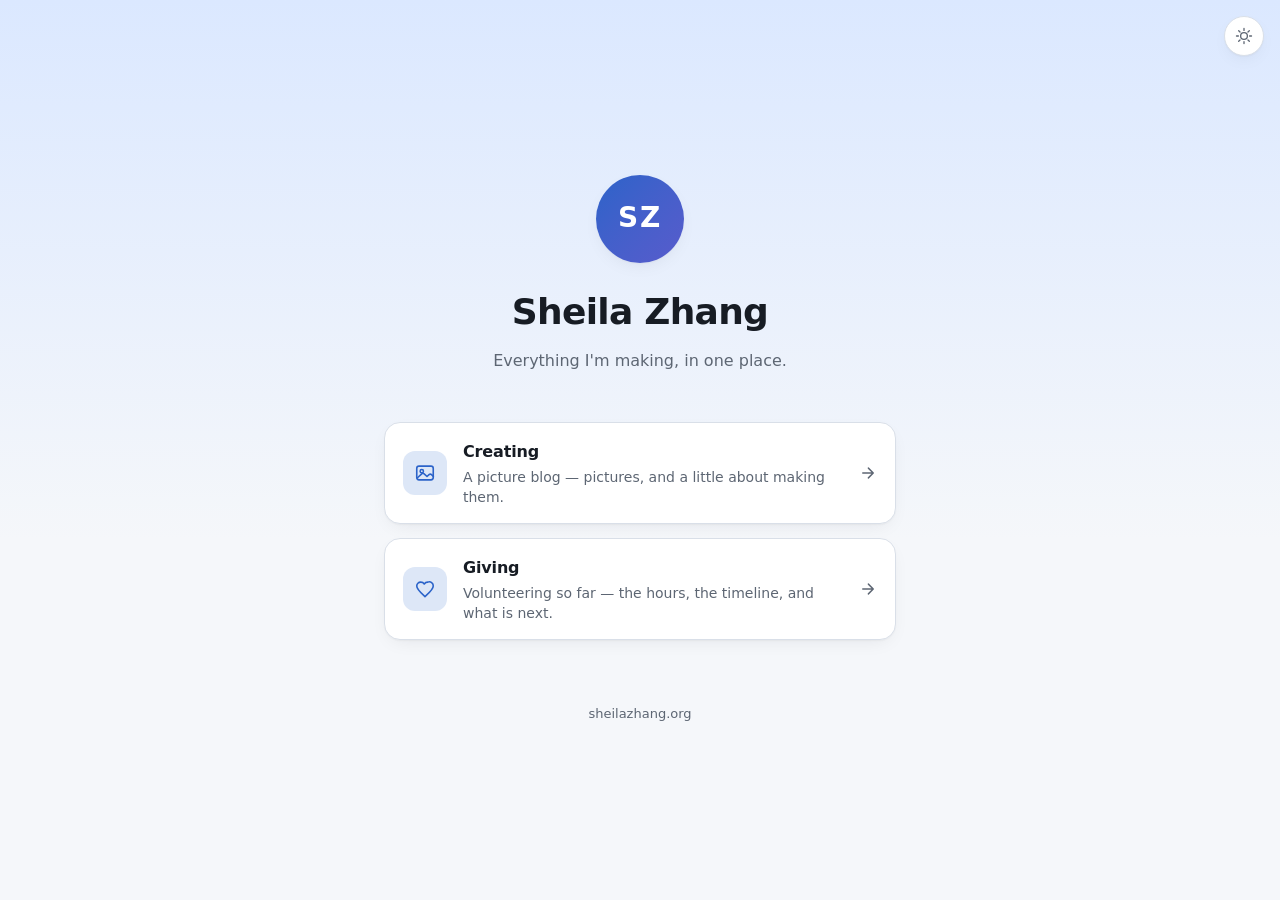
<file: index.html>
<!doctype html>
<html lang="en">
  <head>
    <meta charset="utf-8" />
    <meta name="viewport" content="width=device-width, initial-scale=1, viewport-fit=cover" />
    <title>Sheila Zhang</title>
    <meta name="description" content="Sheila Zhang — everything I'm making, in one place." />
    <meta name="theme-color" content="#2b63c9" />
    <link rel="canonical" href="https://sheilazhang.org/" />
    <link rel="icon" href="assets/favicon.svg" type="image/svg+xml" />
    <link rel="manifest" href="assets/site.webmanifest" />
    <link rel="stylesheet" href="assets/styles.css" />

    <meta property="og:type" content="website" />
    <meta property="og:url" content="https://sheilazhang.org/" />
    <meta property="og:title" content="Sheila Zhang" />
    <meta property="og:description" content="Everything I'm making, in one place." />
    <meta name="twitter:card" content="summary" />

    <!-- Set the theme before first paint so there is no flash of the wrong one. -->
    <script>
      try {
        var saved = localStorage.getItem("theme");
        var dark = saved ? saved === "dark" : matchMedia("(prefers-color-scheme: dark)").matches;
        if (dark) document.documentElement.classList.add("dark");
      } catch (e) {}
    </script>
  </head>
  <body>
    <div class="hero" aria-hidden="true"></div>

    <button id="theme-toggle" class="theme-toggle" type="button" aria-label="Switch theme">
      <svg class="icon-sun" viewBox="0 0 24 24" aria-hidden="true">
        <circle cx="12" cy="12" r="4.5" />
        <path d="M12 2v2.5M12 19.5V22M2 12h2.5M19.5 12H22M4.9 4.9l1.8 1.8M17.3 17.3l1.8 1.8M19.1 4.9l-1.8 1.8M6.7 17.3l-1.8 1.8" />
      </svg>
      <svg class="icon-moon" viewBox="0 0 24 24" aria-hidden="true">
        <path d="M20 14.2A8.2 8.2 0 1 1 9.8 4a6.6 6.6 0 0 0 10.2 10.2z" />
      </svg>
    </button>

    <main class="page">
      <header class="intro">
        <div class="avatar" aria-hidden="true">SZ</div>
        <h1>Sheila Zhang</h1>
        <p class="tagline">Everything I'm making, in one place.</p>
      </header>

      <!-- Links. To add one, copy a whole <li> block and edit the href, the
           <span class="link-title">, the <span class="link-note"> and the glyph. -->
      <nav aria-label="My links">
        <ul class="links">
          <li>
            <a class="link" href="https://creating.sheilazhang.org/">
              <span class="link-glyph" aria-hidden="true">
                <svg viewBox="0 0 24 24">
                  <rect x="3" y="4.5" width="18" height="15" rx="2.5" />
                  <circle cx="8.5" cy="10" r="1.8" />
                  <path d="M3.8 17.2l4.6-4.3a2 2 0 0 1 2.7 0l3.1 2.9 2.2-2a2 2 0 0 1 2.7 0l2 1.8" />
                </svg>
              </span>
              <span class="link-text">
                <span class="link-title">Creating</span>
                <span class="link-note">A picture blog — pictures, and a little about making them.</span>
              </span>
              <span class="link-arrow" aria-hidden="true">
                <svg viewBox="0 0 24 24"><path d="M5 12h13M12.5 5.5L19 12l-6.5 6.5" /></svg>
              </span>
            </a>
          </li>
          <li>
            <a class="link" href="https://giving.sheilazhang.org/#/path">
              <span class="link-glyph" aria-hidden="true">
                <svg viewBox="0 0 24 24">
                  <path d="M12 20.3l-1.1-1C6.1 15 3 12.2 3 8.8A4.3 4.3 0 0 1 7.3 4.5c1.6 0 3.1.8 3.9 2 .8-1.2 2.3-2 3.9-2A4.3 4.3 0 0 1 21 8.8c0 3.4-3.1 6.2-7.9 10.5z" />
                </svg>
              </span>
              <span class="link-text">
                <span class="link-title">Giving</span>
                <span class="link-note">Volunteering so far — the hours, the timeline, and what is next.</span>
              </span>
              <span class="link-arrow" aria-hidden="true">
                <svg viewBox="0 0 24 24"><path d="M5 12h13M12.5 5.5L19 12l-6.5 6.5" /></svg>
              </span>
            </a>
          </li>
        </ul>
      </nav>

      <footer class="foot">
        <p>sheilazhang.org</p>
      </footer>
    </main>

    <script>
      (function () {
        var root = document.documentElement;
        document.getElementById("theme-toggle").addEventListener("click", function () {
          var dark = root.classList.toggle("dark");
          try { localStorage.setItem("theme", dark ? "dark" : "light"); } catch (e) {}
        });
      })();
    </script>
  </body>
</html>
</file>
<file: assets/styles.css>
/* Theme tokens — the "Calm Scholar" neutrals and blue accent shared with
   creating.sheilazhang.org, so the two sites read as one family. Light is the
   default on :root; the dark set is applied by the .dark class, which the inline
   script in index.html sets from the saved choice or the OS. */
:root {
  --radius: 0.75rem;
  --background: #f5f7fa;
  --foreground: #171c24;
  --card: #ffffff;
  --primary: #2b63c9;
  --primary-foreground: #ffffff;
  --muted: #eaeef4;
  --muted-foreground: #5d6673;
  --accent: #dde7f7;
  --border: #d9dfe8;
  --ring: #2b63c9;
  --hero-from: #dbe8ff;
  --hero-to: #f5f7fa;
  --shadow: 0 1px 2px rgb(23 28 36 / 0.04), 0 6px 20px -8px rgb(23 28 36 / 0.1);
  --shadow-lift: 0 2px 4px rgb(23 28 36 / 0.05), 0 14px 30px -10px rgb(23 28 36 / 0.18);
  color-scheme: light;
}

.dark {
  --background: #0f1318;
  --foreground: #e7ebf1;
  --card: #171c23;
  --primary: #8fb4f0;
  --primary-foreground: #0a1a33;
  --muted: #1c222b;
  --muted-foreground: #9aa5b4;
  --accent: #1b2a42;
  --border: #2a323d;
  --ring: #8fb4f0;
  --hero-from: #16233a;
  --hero-to: #0f1318;
  --shadow: 0 1px 2px rgb(0 0 0 / 0.3), 0 6px 20px -8px rgb(0 0 0 / 0.5);
  --shadow-lift: 0 2px 4px rgb(0 0 0 / 0.35), 0 14px 30px -10px rgb(0 0 0 / 0.6);
  color-scheme: dark;
}

*, *::before, *::after { box-sizing: border-box; }

html {
  -webkit-font-smoothing: antialiased;
  -webkit-text-size-adjust: 100%;
}

body {
  margin: 0;
  /* Centered in the viewport while the list is short, and scrolling normally
     once it outgrows one screen. */
  min-height: 100svh;
  display: flex;
  flex-direction: column;
  justify-content: center;
  background: var(--background);
  color: var(--foreground);
  font-family: ui-sans-serif, system-ui, -apple-system, "Segoe UI", Roboto,
    "Helvetica Neue", Arial, sans-serif, "Apple Color Emoji", "Segoe UI Emoji";
  font-size: 16px;
  line-height: 1.6;
}

/* The wash behind the top of the page, the same gradient the blog's hero uses. */
.hero {
  position: fixed;
  inset: 0 0 auto 0;
  height: 60svh;
  min-height: 20rem;
  background: linear-gradient(to bottom, var(--hero-from), var(--hero-to));
  z-index: -1;
}

.page {
  width: 100%;
  max-width: 34rem;
  margin: 0 auto;
  padding: 3rem 1rem;
}

/* Who this is */
.intro { text-align: center; }

.avatar {
  width: 5.5rem;
  height: 5.5rem;
  margin: 0 auto 1.25rem;
  border-radius: 50%;
  display: grid;
  place-items: center;
  background: linear-gradient(135deg, var(--primary), color-mix(in oklab, var(--primary) 55%, #7b4fd0));
  color: var(--primary-foreground);
  font-size: 1.75rem;
  font-weight: 600;
  letter-spacing: 0.06em;
  box-shadow: var(--shadow);
}

.intro h1 {
  margin: 0;
  font-size: clamp(1.75rem, 6vw, 2.25rem);
  font-weight: 700;
  letter-spacing: -0.02em;
  text-wrap: balance;
}

.tagline {
  margin: 0.5rem 0 0;
  color: var(--muted-foreground);
  text-wrap: balance;
}

/* The links */
.links {
  list-style: none;
  margin: clamp(2rem, 6vh, 3rem) 0 0;
  padding: 0;
  display: grid;
  gap: 0.875rem;
}

.link {
  display: flex;
  align-items: center;
  gap: 1rem;
  padding: 1rem 1.125rem;
  background: var(--card);
  border: 1px solid var(--border);
  border-radius: calc(var(--radius) + 4px);
  box-shadow: var(--shadow);
  color: inherit;
  text-decoration: none;
  transition: transform 0.18s ease, box-shadow 0.18s ease, border-color 0.18s ease;
}

.link:hover {
  transform: translateY(-2px);
  box-shadow: var(--shadow-lift);
  border-color: color-mix(in oklab, var(--primary) 40%, var(--border));
}

.link:active { transform: translateY(0); }

.link:focus-visible {
  outline: 2px solid var(--ring);
  outline-offset: 3px;
}

.link-glyph {
  flex: none;
  width: 2.75rem;
  height: 2.75rem;
  border-radius: var(--radius);
  display: grid;
  place-items: center;
  background: var(--accent);
  color: var(--primary);
}

.link-glyph svg {
  width: 1.375rem;
  height: 1.375rem;
  fill: none;
  stroke: currentColor;
  stroke-width: 1.75;
  stroke-linecap: round;
  stroke-linejoin: round;
}

.link-text { min-width: 0; }

.link-title {
  display: block;
  font-weight: 600;
  letter-spacing: -0.01em;
}

.link-note {
  display: block;
  margin-top: 0.125rem;
  font-size: 0.875rem;
  line-height: 1.45;
  color: var(--muted-foreground);
}

.link-arrow {
  flex: none;
  margin-left: auto;
  color: var(--muted-foreground);
  transition: transform 0.18s ease, color 0.18s ease;
}

.link-arrow svg {
  display: block;
  width: 1.125rem;
  height: 1.125rem;
  fill: none;
  stroke: currentColor;
  stroke-width: 1.9;
  stroke-linecap: round;
  stroke-linejoin: round;
}

.link:hover .link-arrow {
  color: var(--primary);
  transform: translateX(3px);
}

/* Theme switch */
.theme-toggle {
  position: fixed;
  top: 1rem;
  right: 1rem;
  width: 2.5rem;
  height: 2.5rem;
  display: grid;
  place-items: center;
  padding: 0;
  background: var(--card);
  color: var(--muted-foreground);
  border: 1px solid var(--border);
  border-radius: 50%;
  box-shadow: var(--shadow);
  cursor: pointer;
  transition: color 0.18s ease, border-color 0.18s ease;
}

.theme-toggle:hover {
  color: var(--primary);
  border-color: color-mix(in oklab, var(--primary) 40%, var(--border));
}

.theme-toggle:focus-visible {
  outline: 2px solid var(--ring);
  outline-offset: 3px;
}

.theme-toggle svg {
  width: 1.125rem;
  height: 1.125rem;
  fill: none;
  stroke: currentColor;
  stroke-width: 1.75;
  stroke-linecap: round;
  stroke-linejoin: round;
}

/* Each theme shows the icon for the one it would switch to. */
.icon-moon { display: none; }
.dark .icon-sun { display: none; }
.dark .icon-moon { display: block; }

.foot {
  margin-top: clamp(2.5rem, 8vh, 4rem);
  text-align: center;
  font-size: 0.8125rem;
  color: var(--muted-foreground);
}

.foot p { margin: 0; }

@media (prefers-reduced-motion: reduce) {
  * { transition: none !important; animation: none !important; }
  .link:hover { transform: none; }
  .link:hover .link-arrow { transform: none; }
}
</file>
